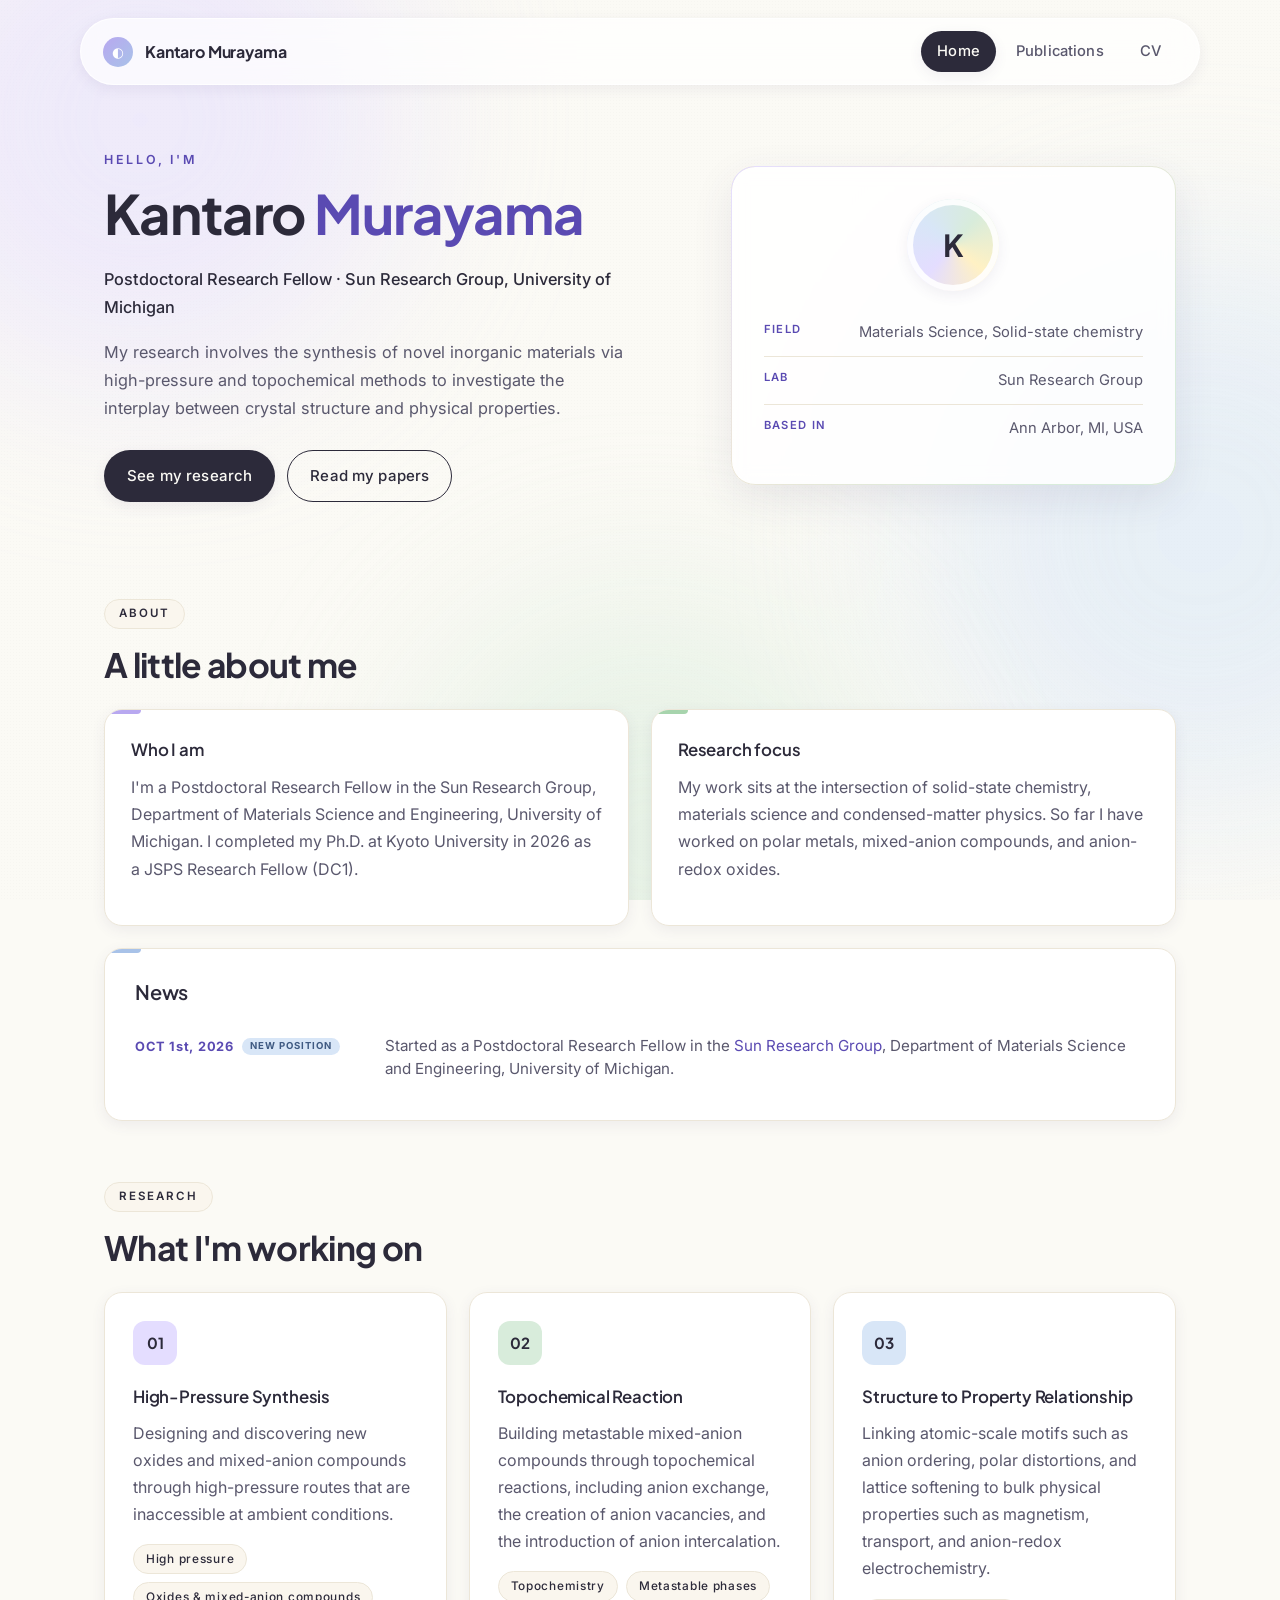
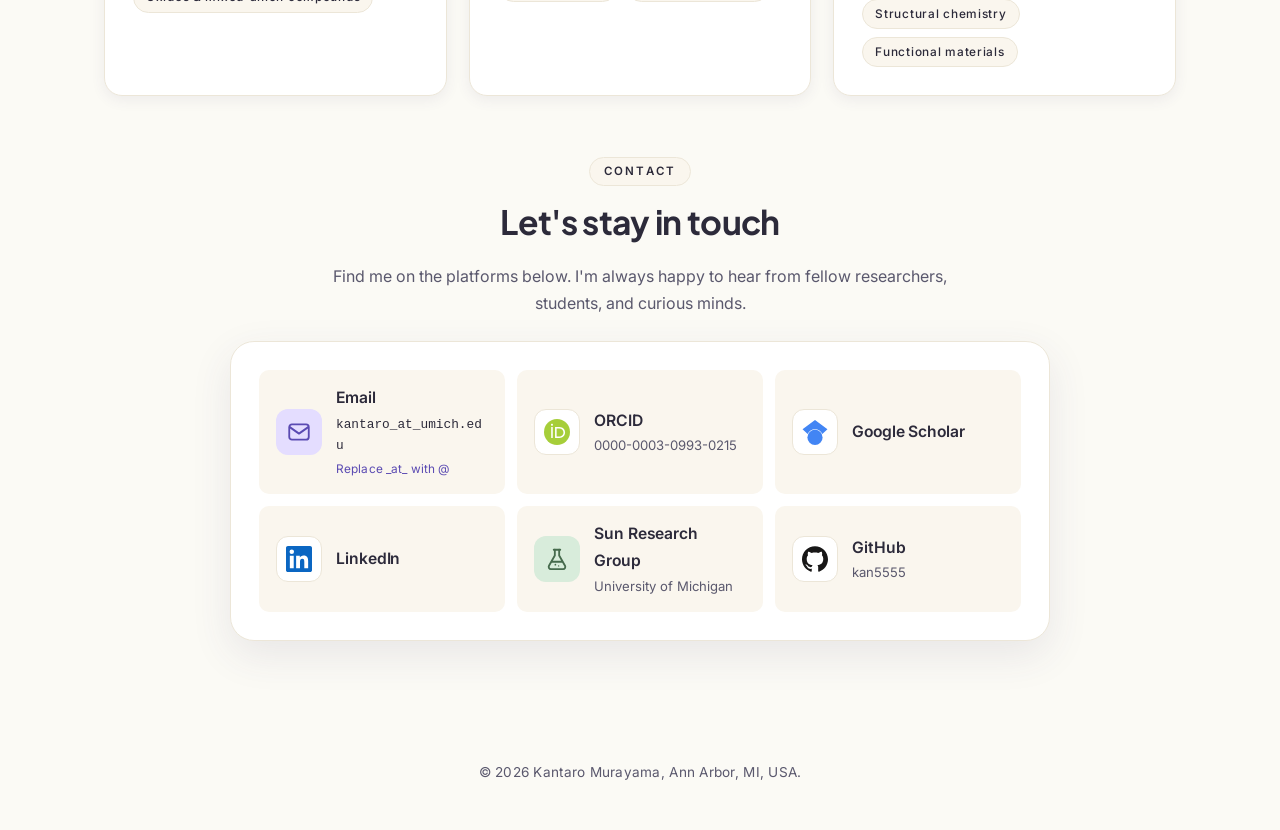
<file: index.html>
<!DOCTYPE html>
<html lang="en">
<head>
  <meta charset="UTF-8" />
  <meta name="viewport" content="width=device-width, initial-scale=1.0" />
  <meta name="description" content="Personal homepage of Kantaro Murayama, postdoctoral research fellow in materials science and solid-state chemistry." />
  <title>Kantaro Murayama</title>
  <link rel="stylesheet" href="styles.css" />
  <link rel="preconnect" href="https://fonts.googleapis.com" />
  <link rel="preconnect" href="https://fonts.gstatic.com" crossorigin />
  <link href="https://fonts.googleapis.com/css2?family=Inter:wght@400;500;600;700&family=Plus+Jakarta+Sans:wght@500;600;700;800&display=swap" rel="stylesheet" />
</head>
<body>
  <div class="bg-decor">
    <span class="blob blob-1"></span>
    <span class="blob blob-2"></span>
    <span class="blob blob-3"></span>
  </div>

  <header class="site-header">
    <a href="index.html" class="brand">
      <span class="brand-icon">◐</span>
      <span class="brand-name">Kantaro Murayama</span>
    </a>
    <nav class="site-nav">
      <a href="index.html" class="active">Home</a>
      <a href="publications.html">Publications</a>
      <a href="cv.html">CV</a>
    </nav>
    <button class="nav-toggle" aria-label="Toggle navigation">☰</button>
  </header>

  <main>
    <!-- HERO -->
    <section class="hero">
      <div class="hero-text">
        <p class="hello">Hello, I'm</p>
        <h1>Kantaro <em>Murayama</em></h1>
        <p class="tagline">Postdoctoral Research Fellow · Sun Research Group, University of Michigan</p>
        <p class="hero-desc">
          My research involves the synthesis of novel inorganic materials via
          high-pressure and topochemical methods to investigate the interplay
          between crystal structure and physical properties.
        </p>
        <div class="hero-actions">
          <a href="#research" class="btn btn-primary">See my research</a>
          <a href="publications.html" class="btn btn-outline">Read my papers</a>
        </div>
      </div>
      <div class="hero-card">
        <div class="avatar">
          <span>K</span>
        </div>
        <ul class="hero-meta">
          <li><span class="label">Field</span><span>Materials Science, Solid-state chemistry</span></li>
          <li><span class="label">Lab</span><span>Sun Research Group</span></li>
          <li><span class="label">Based in</span><span>Ann Arbor, MI, USA</span></li>
        </ul>
      </div>
    </section>

    <!-- ABOUT -->
    <section id="about" class="section">
      <div class="section-header">
        <span class="section-tag">About</span>
        <h2>A little about me</h2>
      </div>
      <div class="about-grid">
        <div class="card">
          <h3>Who I am</h3>
          <p>
            I'm a Postdoctoral Research Fellow in the Sun Research Group, Department of
            Materials Science and Engineering, University of Michigan. I completed my
            Ph.D. at Kyoto University in 2026 as a JSPS Research Fellow (DC1).
          </p>
        </div>
        <div class="card">
          <h3>Research focus</h3>
          <p>
            My work sits at the intersection of solid-state chemistry,
            materials science and condensed-matter physics. So far I have
            worked on polar metals, mixed-anion compounds, and anion-redox oxides.
          </p>
        </div>
        <div class="card news-card">
          <h3>News</h3>
          <ul class="news-list" id="news-list">
            <li class="news-loading">Loading latest publications…</li>
          </ul>
        </div>
      </div>
    </section>

    <!-- RESEARCH -->
    <section id="research" class="section">
      <div class="section-header">
        <span class="section-tag">Research</span>
        <h2>What I'm working on</h2>
      </div>
      <div class="research-grid">
        <article class="research-card">
          <div class="research-icon">01</div>
          <h3>High-Pressure Synthesis</h3>
          <p>
            Designing and discovering new oxides and mixed-anion compounds
            through high-pressure routes that are inaccessible at ambient
            conditions.
          </p>
          <div class="tags">
            <span class="tag">High pressure</span>
            <span class="tag">Oxides &amp; mixed-anion compounds</span>
          </div>
        </article>
        <article class="research-card">
          <div class="research-icon">02</div>
          <h3>Topochemical Reaction</h3>
          <p>
            Building metastable mixed-anion compounds through topochemical
            reactions, including anion exchange, the creation of anion vacancies,
            and the introduction of anion intercalation.
          </p>
          <div class="tags">
            <span class="tag">Topochemistry</span>
            <span class="tag">Metastable phases</span>
          </div>
        </article>
        <article class="research-card">
          <div class="research-icon">03</div>
          <h3>Structure to Property Relationship</h3>
          <p>
            Linking atomic-scale motifs such as anion ordering, polar distortions,
            and lattice softening to bulk physical properties such as magnetism,
            transport, and anion-redox electrochemistry.
          </p>
          <div class="tags">
            <span class="tag">Structural chemistry</span>
            <span class="tag">Functional materials</span>
          </div>
        </article>
      </div>
    </section>

    <!-- CONTACT -->
    <section id="contact" class="section contact">
      <div class="section-header center">
        <span class="section-tag">Contact</span>
        <h2>Let's stay in touch</h2>
        <p class="section-sub">
          Find me on the platforms below. I'm always happy to hear from fellow
          researchers, students, and curious minds.
        </p>
      </div>
      <div class="contact-card">

        <!-- Email (plain text, no mailto, with anti-scrape note) -->
        <div class="contact-link contact-static" aria-label="Email address">
          <span class="contact-icon contact-icon-mail">
            <svg viewBox="0 0 24 24" fill="none" stroke="currentColor" stroke-width="1.7" stroke-linecap="round" stroke-linejoin="round" aria-hidden="true">
              <rect x="3" y="5" width="18" height="14" rx="2.5"/>
              <path d="M3.5 7.5l8.5 6 8.5-6"/>
            </svg>
          </span>
          <span class="contact-text">
            <strong>Email</strong>
            <small class="contact-addr">kantaro_at_umich.edu</small>
            <small class="contact-note">Replace _at_ with @</small>
          </span>
        </div>

        <!-- ORCID (official logo) -->
        <a class="contact-link" href="https://orcid.org/0000-0003-0993-0215" target="_blank" rel="noopener" aria-label="ORCID profile">
          <span class="contact-icon">
            <svg viewBox="0 0 256 256" xmlns="http://www.w3.org/2000/svg" aria-hidden="true">
              <circle cx="128" cy="128" r="128" fill="#A6CE39"/>
              <path fill="#fff" d="M86.3 186.2H70.9V79.1h15.4v107.1zM78.6 66.9c-5.6 0-10.1-4.6-10.1-10.1 0-5.6 4.5-10.1 10.1-10.1s10.1 4.6 10.1 10.1c0 5.5-4.5 10.1-10.1 10.1zm30.3 12.2h41.6c39.6 0 57 28.3 57 53.6 0 27.5-21.5 53.6-56.8 53.6h-41.8V79.1zm15.4 93.3h24.5c34.9 0 42.9-26.5 42.9-39.7 0-21.5-13.7-39.7-43.7-39.7h-23.7v79.4z"/>
            </svg>
          </span>
          <span class="contact-text">
            <strong>ORCID</strong>
            <small>0000-0003-0993-0215</small>
          </span>
        </a>

        <!-- Google Scholar (official mortarboard) -->
        <a class="contact-link" href="https://scholar.google.com/citations?user=OPHYNPsAAAAJ&hl=en" target="_blank" rel="noopener" aria-label="Google Scholar profile">
          <span class="contact-icon">
            <svg viewBox="0 0 24 24" xmlns="http://www.w3.org/2000/svg" aria-hidden="true">
              <path fill="#4285F4" d="M5.242 13.769L0.5 9.5 12 1l11.5 8.5-4.742 4.269C17.548 11.249 14.978 9.5 12 9.5c-2.977 0-5.548 1.748-6.758 4.269z"/>
              <path fill="#4285F4" d="M12 10a7 7 0 1 0 0 14 7 7 0 0 0 0-14z"/>
            </svg>
          </span>
          <span class="contact-text">
            <strong>Google Scholar</strong>
          </span>
        </a>

        <!-- LinkedIn (official logo) -->
        <a class="contact-link" href="https://jp.linkedin.com/in/kantaro-murayama" target="_blank" rel="noopener" aria-label="LinkedIn profile">
          <span class="contact-icon">
            <svg viewBox="0 0 24 24" xmlns="http://www.w3.org/2000/svg" aria-hidden="true">
              <path fill="#0A66C2" d="M20.447 20.452h-3.554v-5.569c0-1.328-.027-3.037-1.852-3.037-1.853 0-2.136 1.445-2.136 2.939v5.667H9.351V9h3.414v1.561h.046c.477-.9 1.637-1.85 3.37-1.85 3.601 0 4.267 2.37 4.267 5.455v6.286zM5.337 7.433a2.062 2.062 0 1 1 0-4.125 2.062 2.062 0 0 1 0 4.125zM7.119 20.452H3.555V9h3.564v11.452zM22.225 0H1.771C.792 0 0 .774 0 1.729v20.542C0 23.227.792 24 1.771 24h20.451C23.2 24 24 23.227 24 22.271V1.729C24 .774 23.2 0 22.222 0h.003z"/>
            </svg>
          </span>
          <span class="contact-text">
            <strong>LinkedIn</strong>
          </span>
        </a>

        <!-- Sun Research Group (current lab) -->
        <a class="contact-link" href="https://whsunresearch.group/" target="_blank" rel="noopener" aria-label="Sun Research Group homepage">
          <span class="contact-icon contact-icon-lab">
            <svg viewBox="0 0 24 24" fill="none" stroke="currentColor" stroke-width="1.7" stroke-linecap="round" stroke-linejoin="round" aria-hidden="true">
              <path d="M9 3.5h6"/>
              <path d="M10 3.5v5.2L4.6 18.3a2 2 0 0 0 1.7 3h11.4a2 2 0 0 0 1.7-3L14 8.7V3.5"/>
              <path d="M7.2 14.5h9.6"/>
              <circle cx="10.5" cy="17.2" r="0.8" fill="currentColor" stroke="none"/>
              <circle cx="13.5" cy="18.4" r="0.6" fill="currentColor" stroke="none"/>
            </svg>
          </span>
          <span class="contact-text">
            <strong>Sun Research Group</strong>
            <small>University of Michigan</small>
          </span>
        </a>

        <!-- GitHub (official octocat) -->
        <a class="contact-link" href="https://github.com/kan5555" target="_blank" rel="noopener" aria-label="GitHub profile">
          <span class="contact-icon">
            <svg viewBox="0 0 24 24" xmlns="http://www.w3.org/2000/svg" aria-hidden="true">
              <path fill="#181717" d="M12 .297c-6.63 0-12 5.373-12 12 0 5.303 3.438 9.8 8.205 11.385.6.113.82-.258.82-.577 0-.285-.01-1.04-.015-2.04-3.338.724-4.042-1.61-4.042-1.61C4.422 18.07 3.633 17.7 3.633 17.7c-1.087-.744.084-.729.084-.729 1.205.084 1.838 1.236 1.838 1.236 1.07 1.835 2.809 1.305 3.495.998.108-.776.417-1.305.76-1.605-2.665-.3-5.466-1.332-5.466-5.93 0-1.31.465-2.38 1.235-3.22-.135-.303-.54-1.523.105-3.176 0 0 1.005-.322 3.3 1.23.96-.267 1.98-.399 3-.405 1.02.006 2.04.138 3 .405 2.28-1.552 3.285-1.23 3.285-1.23.645 1.653.24 2.873.12 3.176.765.84 1.23 1.91 1.23 3.22 0 4.61-2.805 5.625-5.475 5.92.42.36.81 1.096.81 2.22 0 1.606-.015 2.896-.015 3.286 0 .315.21.69.825.57C20.565 22.092 24 17.592 24 12.297c0-6.627-5.373-12-12-12"/>
            </svg>
          </span>
          <span class="contact-text">
            <strong>GitHub</strong>
            <small>kan5555</small>
          </span>
        </a>

      </div>
    </section>
  </main>

  <footer class="site-footer">
    <p>© <span id="year"></span> Kantaro Murayama, Ann Arbor, MI, USA.</p>
  </footer>

  <script src="script.js"></script>
</body>
</html>
</file>
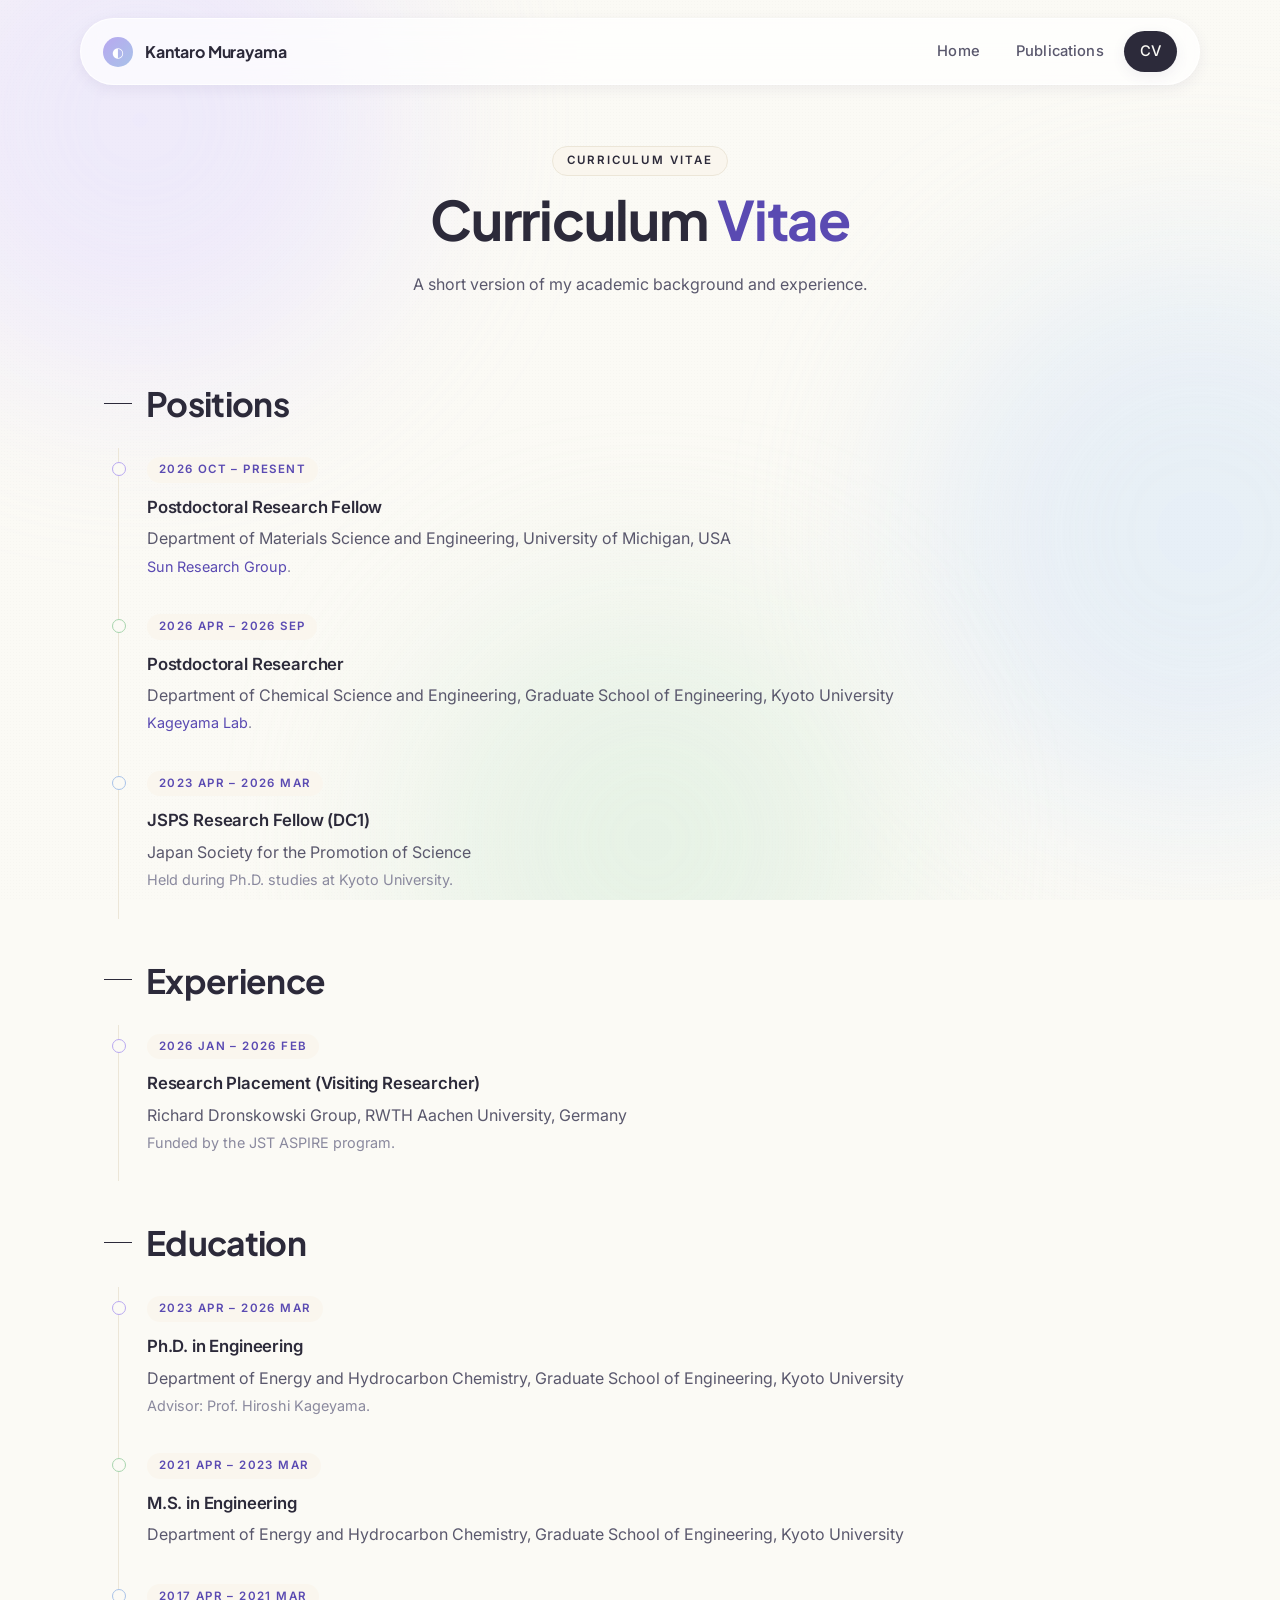
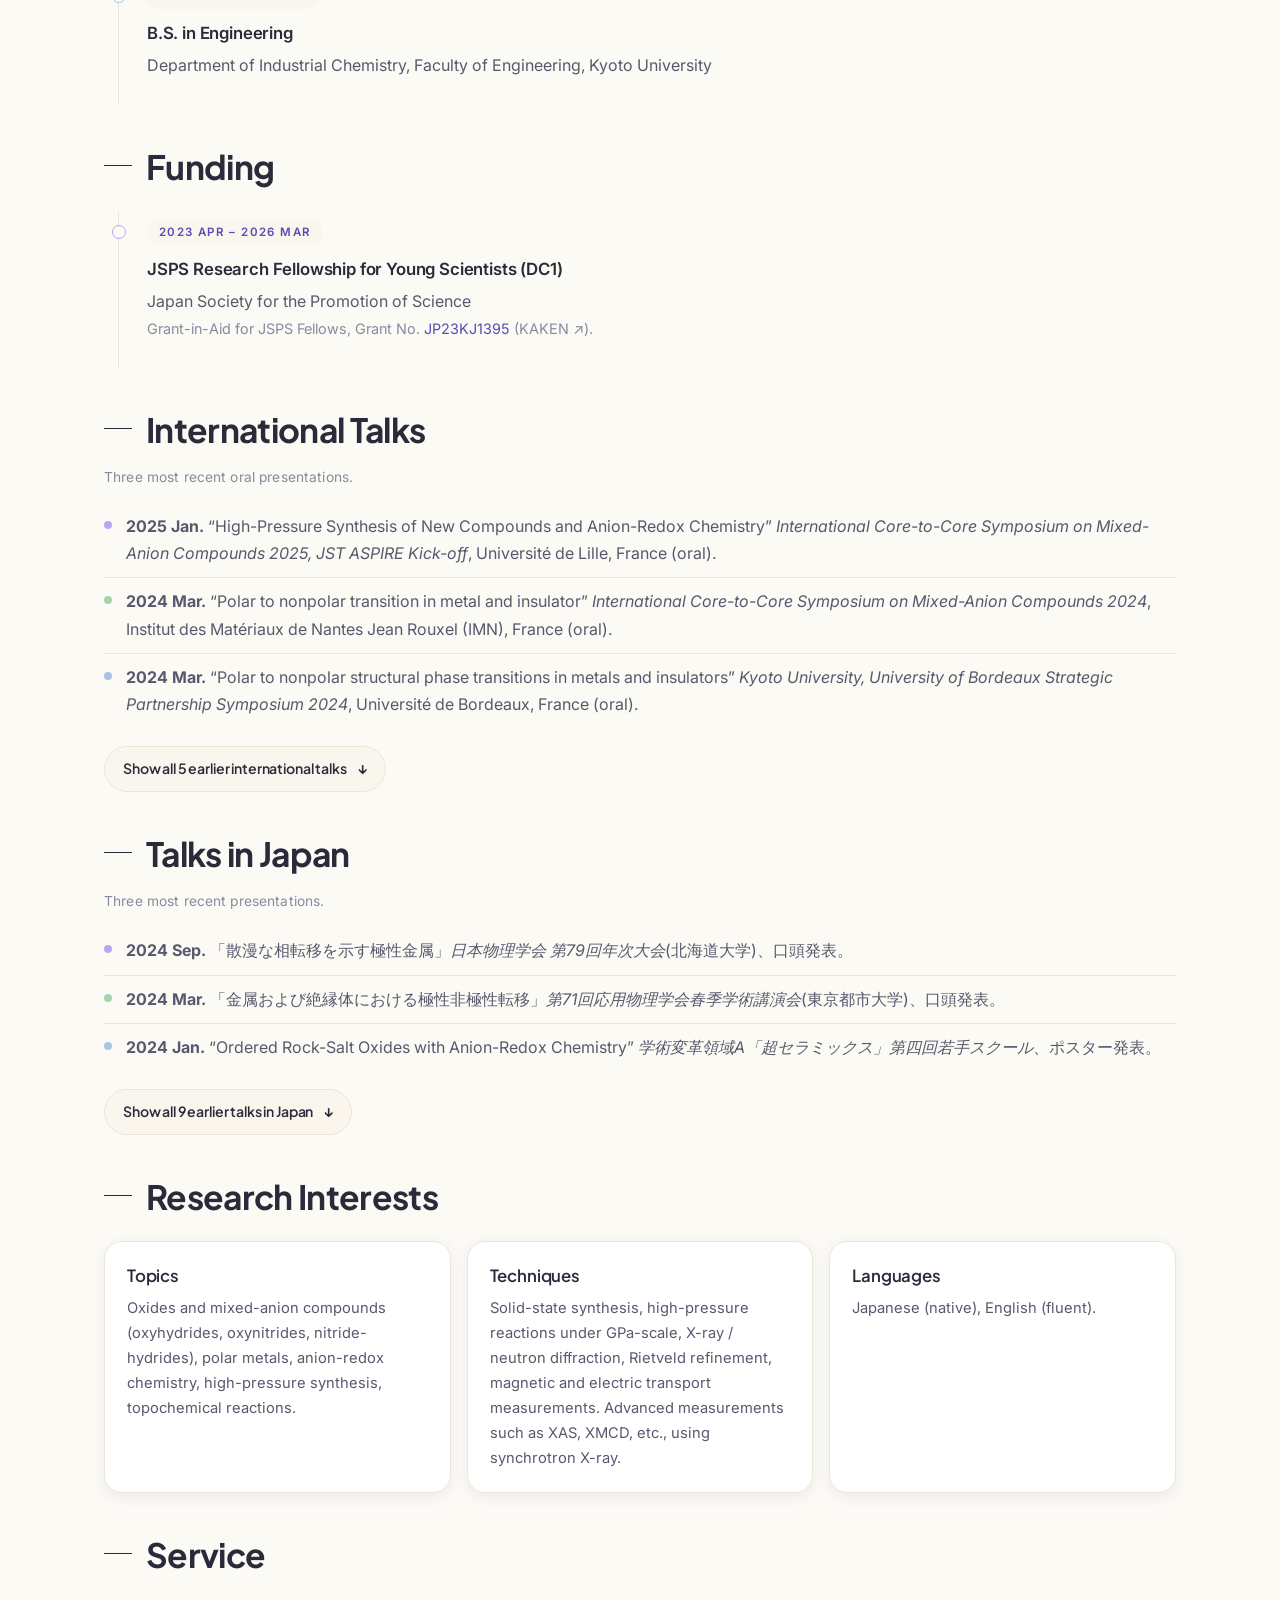
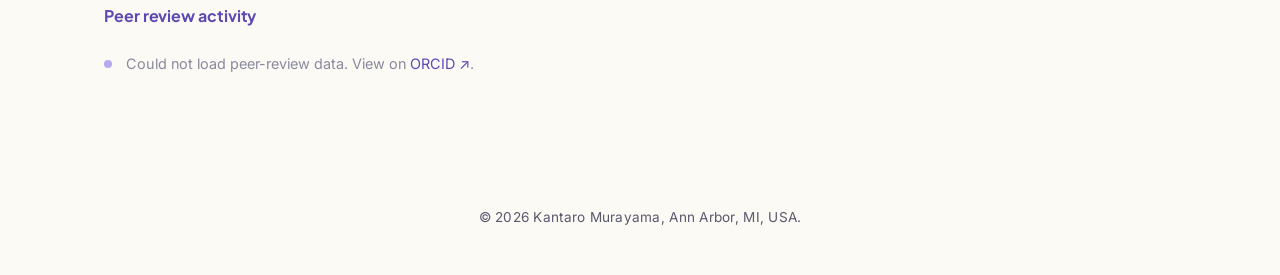
<file: cv.html>
<!DOCTYPE html>
<html lang="en">
<head>
  <meta charset="UTF-8" />
  <meta name="viewport" content="width=device-width, initial-scale=1.0" />
  <title>CV · Kantaro Murayama</title>
  <link rel="stylesheet" href="styles.css" />
  <link rel="preconnect" href="https://fonts.googleapis.com" />
  <link rel="preconnect" href="https://fonts.gstatic.com" crossorigin />
  <link href="https://fonts.googleapis.com/css2?family=Inter:wght@400;500;600;700&family=Plus+Jakarta+Sans:wght@500;600;700;800&display=swap" rel="stylesheet" />
</head>
<body>
  <div class="bg-decor">
    <span class="blob blob-1"></span>
    <span class="blob blob-2"></span>
    <span class="blob blob-3"></span>
  </div>

  <header class="site-header">
    <a href="index.html" class="brand">
      <span class="brand-icon">◐</span>
      <span class="brand-name">Kantaro Murayama</span>
    </a>
    <nav class="site-nav">
      <a href="index.html">Home</a>
      <a href="publications.html">Publications</a>
      <a href="cv.html" class="active">CV</a>
    </nav>
    <button class="nav-toggle" aria-label="Toggle navigation">☰</button>
  </header>

  <main>
    <section class="page-hero">
      <span class="section-tag">Curriculum Vitae</span>
      <h1>Curriculum <em>Vitae</em></h1>
      <p class="section-sub">
        A short version of my academic background and experience.
      </p>
    </section>

    <section class="section cv">
      <!-- POSITIONS -->
      <div class="cv-block">
        <h2>Positions</h2>
        <ul class="timeline">
          <li>
            <span class="time">2026 Oct – Present</span>
            <div>
              <h3>Postdoctoral Research Fellow</h3>
              <p>Department of Materials Science and Engineering, University of Michigan, USA</p>
              <p class="muted"><a href="https://whsunresearch.group/" target="_blank" rel="noopener">Sun Research Group</a>.</p>
            </div>
          </li>
          <li>
            <span class="time">2026 Apr – 2026 Sep</span>
            <div>
              <h3>Postdoctoral Researcher</h3>
              <p>Department of Chemical Science and Engineering, Graduate School of Engineering, Kyoto University</p>
              <p class="muted"><a href="https://www.ehcc.kyoto-u.ac.jp/eh10" target="_blank" rel="noopener">Kageyama Lab</a>.</p>
            </div>
          </li>
          <li>
            <span class="time">2023 Apr – 2026 Mar</span>
            <div>
              <h3>JSPS Research Fellow (DC1)</h3>
              <p>Japan Society for the Promotion of Science</p>
              <p class="muted">Held during Ph.D. studies at Kyoto University.</p>
            </div>
          </li>
        </ul>
      </div>

      <!-- EXPERIENCE -->
      <div class="cv-block">
        <h2>Experience</h2>
        <ul class="timeline">
          <li>
            <span class="time">2026 Jan – 2026 Feb</span>
            <div>
              <h3>Research Placement (Visiting Researcher)</h3>
              <p>Richard Dronskowski Group, RWTH Aachen University, Germany</p>
              <p class="muted">Funded by the JST ASPIRE program.</p>
            </div>
          </li>
        </ul>
      </div>

      <!-- EDUCATION -->
      <div class="cv-block">
        <h2>Education</h2>
        <ul class="timeline">
          <li>
            <span class="time">2023 Apr – 2026 Mar</span>
            <div>
              <h3>Ph.D. in Engineering</h3>
              <p>Department of Energy and Hydrocarbon Chemistry, Graduate School of Engineering, Kyoto University</p>
              <p class="muted">Advisor: Prof. Hiroshi Kageyama.</p>
            </div>
          </li>
          <li>
            <span class="time">2021 Apr – 2023 Mar</span>
            <div>
              <h3>M.S. in Engineering</h3>
              <p>Department of Energy and Hydrocarbon Chemistry, Graduate School of Engineering, Kyoto University</p>
            </div>
          </li>
          <li>
            <span class="time">2017 Apr – 2021 Mar</span>
            <div>
              <h3>B.S. in Engineering</h3>
              <p>Department of Industrial Chemistry, Faculty of Engineering, Kyoto University</p>
            </div>
          </li>
        </ul>
      </div>

      <!-- FUNDING -->
      <div class="cv-block">
        <h2>Funding</h2>
        <ul class="timeline">
          <li>
            <span class="time">2023 Apr – 2026 Mar</span>
            <div>
              <h3>JSPS Research Fellowship for Young Scientists (DC1)</h3>
              <p>Japan Society for the Promotion of Science</p>
              <p class="muted">Grant-in-Aid for JSPS Fellows, Grant No. <a href="https://kaken.nii.ac.jp/en/grant/KAKENHI-PROJECT-23KJ1395/" target="_blank" rel="noopener">JP23KJ1395</a> (KAKEN ↗).</p>
            </div>
          </li>
        </ul>
      </div>

      <!-- INTERNATIONAL TALKS -->
      <div class="cv-block">
        <h2>International Talks</h2>
        <p class="cv-note">Three most recent oral presentations.</p>
        <ul class="bullet-list">
          <li><strong>2025 Jan.</strong> “High-Pressure Synthesis of New Compounds and Anion-Redox Chemistry” <em>International Core-to-Core Symposium on Mixed-Anion Compounds 2025, JST ASPIRE Kick-off</em>, Université de Lille, France (oral).</li>
          <li><strong>2024 Mar.</strong> “Polar to nonpolar transition in metal and insulator” <em>International Core-to-Core Symposium on Mixed-Anion Compounds 2024</em>, Institut des Matériaux de Nantes Jean Rouxel (IMN), France (oral).</li>
          <li><strong>2024 Mar.</strong> “Polar to nonpolar structural phase transitions in metals and insulators” <em>Kyoto University, University of Bordeaux Strategic Partnership Symposium 2024</em>, Université de Bordeaux, France (oral).</li>
        </ul>
        <details class="collapse">
          <summary>Show all 5 earlier international talks</summary>
          <ul class="bullet-list collapse-content">
            <li><strong>2025 Dec.</strong> “Lattice softening and spatiotemporal dynamics in a polar metal LiReO<sub>3</sub>” <em>2nd International Symposium on Solid-State Chemistry (ISSSC2025)</em>, Matsue (poster).</li>
            <li><strong>2023 Mar.</strong> “Chemical Pressure Effects on 15R-SrVO<sub>2.2</sub>N<sub>0.6</sub> with Anion-Vacancy Order” <em>International Collaboration Meeting on Mixed-Anion Compounds</em>, University of Oxford, UK (poster).</li>
            <li><strong>2022 Aug.</strong> “Effects of chemical pressure on the two-dimensional structural 15R-SrVO<sub>2.2</sub>N<sub>0.6</sub> with anion-vacancy sequence” <em>IUMRS-ICMRS 2022</em>, Kyushu University, Fukuoka (oral).</li>
            <li><strong>2022 Jan.</strong> “Ca-Substitution Effects on the Structural Stability and Physical Properties of 15R-SrVO<sub>2.2</sub>N<sub>0.6</sub>” <em>International Core-to-Core Conference on Mixed Anion Research for Energy Conversion</em>, Kyoto (poster).</li>
            <li><strong>2021 Dec.</strong> “Ca substitution effect in the two-dimensional electron system SrVO<sub>2.2</sub>N<sub>0.6</sub> with superlattices of anion vacancy” <em>International Conference on Mixed Anion Compounds</em>, Kobe (poster).</li>
          </ul>
        </details>
      </div>

      <!-- TALKS IN JAPAN -->
      <div class="cv-block">
        <h2>Talks in Japan</h2>
        <p class="cv-note">Three most recent presentations.</p>
        <ul class="bullet-list">
          <li><strong>2024 Sep.</strong> 「散漫な相転移を示す極性金属」<em>日本物理学会 第79回年次大会</em>(北海道大学)、口頭発表。</li>
          <li><strong>2024 Mar.</strong> 「金属および絶縁体における極性非極性転移」<em>第71回応用物理学会春季学術講演会</em>(東京都市大学)、口頭発表。</li>
          <li><strong>2024 Jan.</strong> “Ordered Rock-Salt Oxides with Anion-Redox Chemistry” <em>学術変革領域A「超セラミックス」第四回若手スクール</em>、ポスター発表。</li>
        </ul>
        <details class="collapse">
          <summary>Show all 9 earlier talks in Japan</summary>
          <ul class="bullet-list collapse-content">
            <li><strong>2024 Jan.</strong> 「金属と絶縁体における極性非極性転移」<em>第6回固体化学フォーラム研究会</em>、ポスター発表。</li>
            <li><strong>2023 Aug.</strong> “Ordered Rock-Salt Oxides with Anion-Redox Chemistry” <em>学術変革領域A「超セラミックス」第三回若手スクール</em>(東北大学)、ポスター発表。</li>
            <li><strong>2023 Jul.</strong> “Ordered Rock-Salt Oxide Polymorphs with Anion Redox Chemistry” <em>田中研・陰山研・太田研共同研究 研究会</em>(大阪大学)、口頭発表。</li>
            <li><strong>2023 Apr.</strong> “Ordered Rock-Salt Oxides with Anion-Redox Chemistry” <em>学術変革領域A「超セラミックス」第二回若手スクール</em>(九州大学)、ポスター発表。</li>
            <li><strong>2022 Sep.</strong> 「アニオン欠損秩序を持つ二次元構造15R-SrVO<sub>2.2</sub>N<sub>0.6</sub>に対する化学圧力の影響」<em>第83回応用物理学会秋季学術講演会</em>(東北大学)、口頭発表。</li>
            <li><strong>2022 Mar.</strong> 「アニオン空孔秩序を有する15R-SrVO<sub>2.2</sub>N<sub>0.6</sub>の構造および物性に及ぼす化学圧力の影響」<em>複合アニオン化合物の創生と新機能 最終発表会</em>、ポスター発表。</li>
            <li><strong>2022 Mar.</strong> 「極性金属と極性絶縁体の間における固溶体合成」<em>日本セラミックス協会 2022年年会</em>、口頭発表。</li>
            <li><strong>2021 Nov.</strong> 「極性金属における金属絶縁体クロスオーバー」<em>第3回界面ナノ科学研究会</em>、口頭発表。</li>
            <li><strong>2021 Sep.</strong> 「酸窒化物SrVO<sub>2.2</sub>N<sub>0.6</sub>に対するAサイトドープの影響」<em>第82回応用物理学会秋季学術講演会</em>、口頭発表。</li>
          </ul>
        </details>
      </div>

      <!-- RESEARCH INTERESTS -->
      <div class="cv-block">
        <h2>Research Interests</h2>
        <div class="skills-grid">
          <div class="skill-card">
            <h3>Topics</h3>
            <p>Oxides and mixed-anion compounds (oxyhydrides, oxynitrides, nitride-hydrides), polar metals, anion-redox chemistry, high-pressure synthesis, topochemical reactions.</p>
          </div>
          <div class="skill-card">
            <h3>Techniques</h3>
            <p>Solid-state synthesis, high-pressure reactions under GPa-scale, X-ray / neutron diffraction, Rietveld refinement, magnetic and electric transport measurements. Advanced measurements such as XAS, XMCD, etc., using synchrotron X-ray.</p>
          </div>
          <div class="skill-card">
            <h3>Languages</h3>
            <p>Japanese (native), English (fluent).</p>
          </div>
        </div>
      </div>

      <!-- SERVICE -->
      <div class="cv-block">
        <h2>Service</h2>
        <h3 class="cv-subheading">Peer review activity</h3>
        <ul class="bullet-list" id="service-list">
          <li class="muted">Loading…</li>
        </ul>
      </div>
    </section>
  </main>

  <footer class="site-footer">
    <p>© <span id="year"></span> Kantaro Murayama, Ann Arbor, MI, USA.</p>
  </footer>

  <script src="script.js"></script>
</body>
</html>
</file>
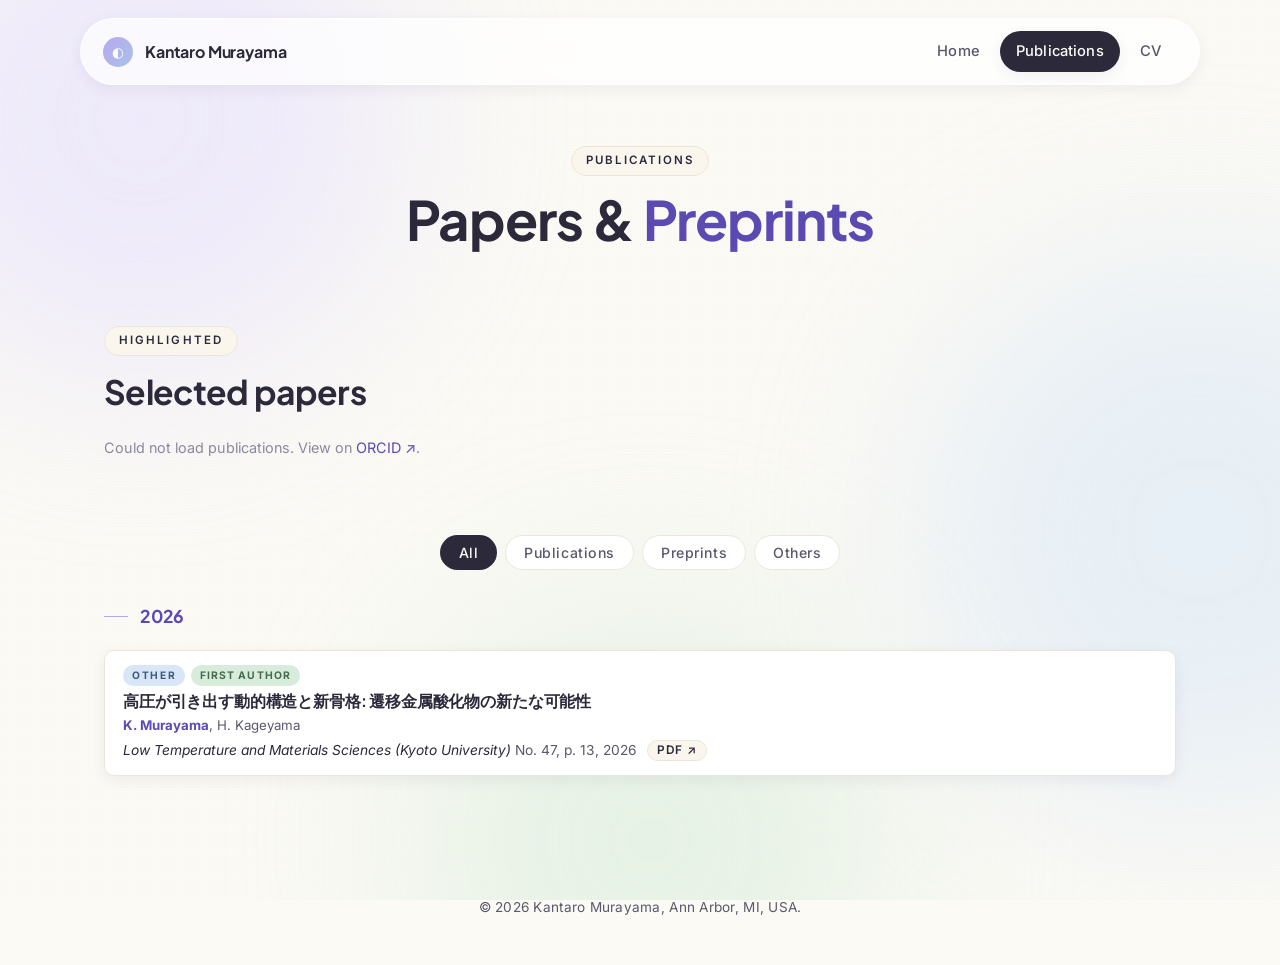
<file: publications.html>
<!DOCTYPE html>
<html lang="en">
<head>
  <meta charset="UTF-8" />
  <meta name="viewport" content="width=device-width, initial-scale=1.0" />
  <title>Publications · Kantaro Murayama</title>
  <link rel="stylesheet" href="styles.css" />
  <link rel="preconnect" href="https://fonts.googleapis.com" />
  <link rel="preconnect" href="https://fonts.gstatic.com" crossorigin />
  <link href="https://fonts.googleapis.com/css2?family=Inter:wght@400;500;600;700&family=Plus+Jakarta+Sans:wght@500;600;700;800&display=swap" rel="stylesheet" />
</head>
<body>
  <div class="bg-decor">
    <span class="blob blob-1"></span>
    <span class="blob blob-2"></span>
    <span class="blob blob-3"></span>
  </div>

  <header class="site-header">
    <a href="index.html" class="brand">
      <span class="brand-icon">◐</span>
      <span class="brand-name">Kantaro Murayama</span>
    </a>
    <nav class="site-nav">
      <a href="index.html">Home</a>
      <a href="publications.html" class="active">Publications</a>
      <a href="cv.html">CV</a>
    </nav>
    <button class="nav-toggle" aria-label="Toggle navigation">☰</button>
  </header>

  <main>
    <section class="page-hero">
      <span class="section-tag">Publications</span>
      <h1>Papers &amp; <em>Preprints</em></h1>
    </section>

    <!-- Selected papers (top picks) -->
    <section class="section featured-section">
      <div class="section-header">
        <span class="section-tag">Highlighted</span>
        <h2>Selected papers</h2>
      </div>
      <div class="featured-grid" id="featured-pubs">
        <p class="muted">Loading…</p>
      </div>
    </section>

    <!-- Filter buttons + full archive -->
    <section class="section">
      <div class="filter-bar">
        <button class="chip active" data-filter="all">All</button>
        <button class="chip" data-filter="publications">Publications</button>
        <button class="chip" data-filter="preprints">Preprints</button>
        <button class="chip" data-filter="others">Others</button>
      </div>
      <div id="pubs">
        <p class="muted">Loading…</p>
      </div>
    </section>
  </main>

  <footer class="site-footer">
    <p>© <span id="year"></span> Kantaro Murayama, Ann Arbor, MI, USA.</p>
  </footer>

  <script src="script.js"></script>
</body>
</html>
</file>
<file: styles.css>
/* =========================================================
   Pastel Researcher — stylish edition
   Lilac · Sage Mint · Sky · Butter on a soft cream canvas.
   No pink. Refined typography, clean lines, subtle motifs.
   ========================================================= */

:root {
  /* Palette ------------------------------------------------ */
  --lilac:        #e4ddff;
  --lilac-deep:   #b8a8f0;
  --lilac-ink:    #5a4ab2;

  --sage:         #d8ecdb;
  --sage-deep:    #a7d4ad;
  --sage-ink:     #466b4d;

  --sky:          #d8e6f7;
  --sky-deep:     #a8c2e8;
  --sky-ink:      #3f5a82;

  --butter:       #fff1c4;
  --butter-deep:  #ffd97a;
  --butter-ink:   #8a6a18;

  --cream:        #faf6ee;
  --paper:        #fbfaf5;
  --line:         #ece6d8;

  --ink:          #2c2a3a;
  --ink-soft:     #5a586d;
  --muted:        #8a899e;

  --shadow:       0 14px 40px rgba(72, 60, 110, 0.10);
  --shadow-soft:  0 4px 14px rgba(72, 60, 110, 0.08);

  --radius:       18px;
  --radius-sm:    10px;
  --radius-lg:    24px;

  --max-w:        1120px;

  /* Typography --------------------------------------------- */
  --font-display: "Plus Jakarta Sans", "Hiragino Sans", "Yu Gothic",
                  system-ui, -apple-system, sans-serif;
  --font-sans:    "Inter", "Hiragino Sans", "Yu Gothic", system-ui,
                  -apple-system, sans-serif;
}

* { box-sizing: border-box; }

html { scroll-behavior: smooth; }

body {
  margin: 0;
  font-family: var(--font-sans);
  font-size: 16px;
  line-height: 1.7;
  color: var(--ink);
  background: var(--paper);
  -webkit-font-smoothing: antialiased;
  overflow-x: hidden;
}

img { max-width: 100%; display: block; }

a {
  color: var(--lilac-ink);
  text-decoration: none;
  transition: color 0.18s ease;
}
a:hover { color: var(--ink); }

/* Headings: Plus Jakarta Sans — friendly, clean, very readable */
h1, h2, h3 {
  font-family: var(--font-display);
  color: var(--ink);
  letter-spacing: -0.02em;
}
h1 { font-size: clamp(2.4rem, 5.4vw, 3.4rem); font-weight: 700; margin: 0 0 0.4em; line-height: 1.1; }
h2 { font-size: clamp(1.6rem, 3vw, 2.1rem); font-weight: 700; margin: 0 0 0.6em; line-height: 1.25; }
h3 {
  font-family: var(--font-display);
  font-size: 1.05rem;
  font-weight: 600;
  letter-spacing: -0.01em;
  margin: 0 0 0.4em;
}

p  { margin: 0 0 1em; color: var(--ink-soft); }

/* ---------- Background motifs ---------- */
.bg-decor {
  position: fixed;
  inset: 0;
  z-index: -1;
  pointer-events: none;
  overflow: hidden;
}
.blob {
  position: absolute;
  display: block;
  border-radius: 50%;
  filter: blur(90px);
  opacity: 0.55;
}
.blob-1 { width: 520px; height: 520px; top: -140px; left: -120px; background: var(--lilac); }
.blob-2 { width: 560px; height: 560px; top: 28%; right: -200px; background: var(--sky); }
.blob-3 { width: 480px; height: 480px; bottom: -180px; left: 32%; background: var(--sage); }

/* Subtle grain texture for the "stylish editorial" feel */
body::before {
  content: "";
  position: fixed;
  inset: 0;
  pointer-events: none;
  z-index: -1;
  opacity: 0.35;
  background-image: radial-gradient(rgba(60, 50, 90, 0.06) 1px, transparent 1px);
  background-size: 3px 3px;
  mix-blend-mode: multiply;
}

/* ---------- Header / Nav ---------- */
.site-header {
  position: sticky;
  top: 18px;
  z-index: 50;
  margin: 18px auto 0;
  max-width: var(--max-w);
  width: calc(100% - 32px);
  display: flex;
  align-items: center;
  justify-content: space-between;
  padding: 12px 22px;
  background: rgba(255, 255, 255, 0.7);
  backdrop-filter: blur(14px);
  -webkit-backdrop-filter: blur(14px);
  border: 1px solid rgba(255, 255, 255, 0.8);
  border-radius: 999px;
  box-shadow: var(--shadow-soft);
}
.brand {
  display: flex;
  align-items: center;
  gap: 12px;
  font-family: var(--font-display);
  font-weight: 700;
  color: var(--ink);
}
.brand-icon {
  display: inline-grid;
  place-items: center;
  width: 30px; height: 30px;
  border-radius: 50%;
  background: linear-gradient(135deg, var(--lilac-deep), var(--sky-deep));
  color: #fff;
  font-size: 0.85rem;
  letter-spacing: 0;
}
.brand-name {
  font-size: 1rem;
  letter-spacing: -0.01em;
}

.site-nav { display: flex; gap: 4px; }
.site-nav a {
  padding: 8px 16px;
  border-radius: 999px;
  color: var(--ink-soft);
  font-weight: 500;
  font-size: 0.92rem;
  letter-spacing: 0.01em;
  transition: background 0.18s ease, color 0.18s ease;
}
.site-nav a:hover { color: var(--ink); background: var(--cream); }
.site-nav a.active {
  background: var(--ink);
  color: var(--paper);
  box-shadow: var(--shadow-soft);
}

.nav-toggle {
  display: none;
  background: none;
  border: none;
  font-size: 1.4rem;
  color: var(--ink);
  cursor: pointer;
}

/* ---------- Layout ---------- */
main {
  max-width: var(--max-w);
  margin: 0 auto;
  padding: 0 24px;
}

.section { margin: 60px auto; }

.section-header { margin-bottom: 24px; }
.section-header.center { text-align: center; }

.section-tag {
  display: inline-block;
  padding: 4px 14px;
  border-radius: 999px;
  background: var(--cream);
  border: 1px solid var(--line);
  color: var(--ink);
  font-family: var(--font-sans);
  font-size: 0.72rem;
  font-weight: 600;
  letter-spacing: 0.18em;
  text-transform: uppercase;
  margin-bottom: 14px;
}
.section-sub {
  color: var(--ink-soft);
  max-width: 640px;
  margin: 6px auto 0;
}

/* ---------- Hero ---------- */
.hero {
  display: grid;
  grid-template-columns: 1.3fr 1fr;
  gap: 48px;
  align-items: center;
  padding: 64px 0 36px;
}
.hero-text .hello {
  color: var(--lilac-ink);
  font-weight: 600;
  letter-spacing: 0.22em;
  text-transform: uppercase;
  font-size: 0.78rem;
  margin: 0 0 14px;
}
.hero-text h1 em {
  font-style: normal;
  color: var(--lilac-ink);
}
.tagline {
  font-size: 1.02rem;
  font-weight: 500;
  color: var(--ink);
  margin: 4px 0 18px;
}
.hero-desc {
  color: var(--ink-soft);
  max-width: 520px;
  font-size: 1.02rem;
}
.hero-actions {
  display: flex;
  flex-wrap: wrap;
  gap: 12px;
  margin-top: 28px;
}

.btn {
  display: inline-flex;
  align-items: center;
  gap: 8px;
  padding: 12px 22px;
  border-radius: 999px;
  font-family: var(--font-sans);
  font-weight: 500;
  font-size: 0.94rem;
  letter-spacing: 0.01em;
  transition: transform 0.15s ease, box-shadow 0.2s ease, background 0.2s ease, color 0.2s ease;
  cursor: pointer;
  border: 1px solid transparent;
}
.btn-primary {
  background: var(--ink);
  color: var(--paper);
  box-shadow: var(--shadow-soft);
}
.btn-primary:hover { color: var(--paper); transform: translateY(-2px); box-shadow: var(--shadow); }
.btn-outline {
  background: transparent;
  color: var(--ink);
  border-color: var(--ink);
}
.btn-outline:hover { background: var(--ink); color: var(--paper); }

/* Hero side card */
.hero-card {
  position: relative;
  background: rgba(255, 255, 255, 0.85);
  border: 1px solid var(--line);
  border-radius: var(--radius-lg);
  padding: 32px;
  box-shadow: var(--shadow);
  backdrop-filter: blur(8px);
}
.hero-card::before {
  content: "";
  position: absolute;
  inset: -1px;
  border-radius: var(--radius-lg);
  padding: 1px;
  background: linear-gradient(135deg, var(--lilac), transparent 40%, var(--sage) 80%);
  -webkit-mask: linear-gradient(#000 0 0) content-box, linear-gradient(#000 0 0);
  -webkit-mask-composite: xor;
          mask-composite: exclude;
  pointer-events: none;
}
.avatar {
  width: 92px; height: 92px;
  border-radius: 50%;
  margin: 0 auto 18px;
  display: grid;
  place-items: center;
  background: conic-gradient(from 220deg, var(--lilac), var(--sky), var(--sage), var(--butter), var(--lilac));
  color: var(--ink);
  font-family: var(--font-display);
  font-weight: 700;
  font-size: 1.9rem;
  letter-spacing: -0.02em;
  box-shadow: inset 0 0 0 6px rgba(255, 255, 255, 0.9), var(--shadow-soft);
}
.hero-meta {
  list-style: none;
  margin: 0;
  padding: 0;
}
.hero-meta li {
  display: flex;
  justify-content: space-between;
  padding: 11px 0;
  border-bottom: 1px solid var(--line);
  font-size: 0.92rem;
  color: var(--ink-soft);
}
.hero-meta li:last-child { border-bottom: none; }
.hero-meta .label {
  font-family: var(--font-sans);
  font-weight: 600;
  letter-spacing: 0.12em;
  text-transform: uppercase;
  font-size: 0.7rem;
  color: var(--lilac-ink);
}

/* ---------- About cards ---------- */
.about-grid {
  display: grid;
  grid-template-columns: repeat(2, 1fr);
  gap: 22px;
}
.card {
  position: relative;
  background: #fff;
  border: 1px solid var(--line);
  border-radius: var(--radius);
  padding: 26px;
  box-shadow: var(--shadow-soft);
  transition: transform 0.2s ease, box-shadow 0.2s ease;
  overflow: hidden;
}
.card:hover { transform: translateY(-3px); box-shadow: var(--shadow); }
.card::before {
  content: "";
  position: absolute;
  top: 0; left: 0;
  width: 36px; height: 4px;
  background: var(--lilac-deep);
  border-radius: 0 0 4px 4px;
}
.card:nth-child(2)::before { background: var(--sage-deep); }
.card:nth-child(3)::before { background: var(--sky-deep);  }

.card h3 {
  color: var(--ink);
  margin-bottom: 10px;
}
.news-list {
  list-style: none;
  margin: 0;
  padding: 0 8px 0 0;
  font-size: 0.9rem;
  max-height: 260px;          /* ~3 items, then scroll */
  overflow-y: auto;
  scrollbar-width: thin;
  scrollbar-color: var(--lilac-deep) transparent;
}
.news-list::-webkit-scrollbar       { width: 6px; }
.news-list::-webkit-scrollbar-track { background: var(--cream); border-radius: 999px; }
.news-list::-webkit-scrollbar-thumb { background: var(--lilac-deep); border-radius: 999px; }
.news-list li {
  padding: 12px 0;
  border-bottom: 1px solid var(--line);
  color: var(--ink-soft);
  line-height: 1.5;
}
.news-list li:last-child { border-bottom: none; }
.news-list .news-meta {
  display: flex;
  align-items: center;
  gap: 8px;
  margin-bottom: 4px;
  flex-wrap: wrap;
}
.news-list .news-text {
  color: var(--ink-soft);
  font-size: 0.9rem;
}
.news-list .news-text em {
  color: var(--ink);
  font-style: italic;
}

/* News card: full width row under Who I am / Research focus */
.news-card {
  grid-column: 1 / -1;
  padding: 26px 30px;
}
.news-card h3 {
  font-size: 1.25rem;
  margin-bottom: 12px;
}
.news-card .news-list {
  max-height: 300px;
  font-size: 0.95rem;
}
.news-card .news-list li {
  display: grid;
  grid-template-columns: 230px 1fr;
  gap: 20px;
  align-items: baseline;
  padding: 14px 0;
}
.news-card .news-list .news-meta {
  margin-bottom: 0;
}
.news-card .news-list .news-date {
  font-size: 0.8rem;
}
.news-card .news-list .news-text {
  font-size: 0.95rem;
}
@media (max-width: 640px) {
  .news-card { padding: 22px 20px; }
  .news-card .news-list li { display: block; }
  .news-card .news-list .news-meta { margin-bottom: 4px; }
}
.news-date {
  display: inline-block;
  font-family: var(--font-sans);
  font-weight: 700;
  font-size: 0.72rem;
  letter-spacing: 0.06em;
  color: var(--lilac-ink);
}

/* ---------- Research ---------- */
.research-grid {
  display: grid;
  grid-template-columns: repeat(3, 1fr);
  gap: 22px;
}
.research-card {
  background: #fff;
  border: 1px solid var(--line);
  border-radius: var(--radius);
  padding: 28px;
  box-shadow: var(--shadow-soft);
  transition: transform 0.2s ease, box-shadow 0.2s ease;
}
.research-card:hover { transform: translateY(-3px); box-shadow: var(--shadow); }

.research-icon {
  width: 44px; height: 44px;
  border-radius: 12px;
  display: grid;
  place-items: center;
  font-family: var(--font-display);
  font-weight: 700;
  font-size: 0.95rem;
  letter-spacing: 0;
  margin-bottom: 18px;
  color: var(--ink);
  background: var(--lilac);
}
.research-card:nth-child(2) .research-icon { background: var(--sage); }
.research-card:nth-child(3) .research-icon { background: var(--sky);  }

.research-card h3 { margin-bottom: 8px; }

.tags {
  display: flex;
  flex-wrap: wrap;
  gap: 8px;
  margin-top: 14px;
}
.tag {
  font-size: 0.74rem;
  letter-spacing: 0.06em;
  padding: 4px 12px;
  background: var(--cream);
  border: 1px solid var(--line);
  border-radius: 999px;
  color: var(--ink);
  font-weight: 500;
}

/* ---------- Contact ---------- */
.contact-card {
  background: #fff;
  border: 1px solid var(--line);
  border-radius: var(--radius-lg);
  padding: 28px;
  display: grid;
  grid-template-columns: repeat(auto-fit, minmax(240px, 1fr));
  gap: 12px;
  box-shadow: var(--shadow);
  max-width: 820px;
  margin: 0 auto;
}
.contact-link {
  display: flex;
  align-items: center;
  gap: 14px;
  padding: 14px 16px;
  border-radius: var(--radius-sm);
  background: var(--cream);
  color: var(--ink);
  border: 1px solid transparent;
  transition: background 0.2s ease, border-color 0.2s ease, transform 0.15s ease;
  text-decoration: none;
}
.contact-link:hover {
  background: #fff;
  border-color: var(--line);
  color: var(--ink);
  transform: translateY(-2px);
}
/* Email card is non-interactive */
.contact-link.contact-static {
  cursor: default;
}
.contact-link.contact-static:hover {
  background: var(--cream);
  border-color: transparent;
  transform: none;
}

.contact-text { min-width: 0; }
.contact-text strong {
  display: block;
  font-weight: 600;
  font-size: 0.98rem;
  letter-spacing: -0.005em;
  color: var(--ink);
}
.contact-text small {
  display: block;
  color: var(--ink-soft);
  font-size: 0.82rem;
  word-break: break-all;
}
.contact-text .contact-addr {
  font-family: ui-monospace, "SFMono-Regular", "Cascadia Code", Menlo, monospace;
  font-size: 0.8rem;
  color: var(--ink);
  margin-top: 2px;
}
.contact-text .contact-note {
  margin-top: 2px;
  font-size: 0.74rem;
  color: var(--lilac-ink);
  letter-spacing: 0.01em;
}

/* Icon container — white with subtle ring; lets brand-coloured SVGs show */
.contact-icon {
  width: 46px; height: 46px;
  flex-shrink: 0;
  display: grid;
  place-items: center;
  border-radius: 12px;
  background: #fff;
  border: 1px solid var(--line);
  color: var(--ink);
  overflow: hidden;
}
.contact-icon svg {
  width: 26px;
  height: 26px;
  display: block;
}
/* Outline icons (mail, lab) — tint to match section accent */
.contact-icon-mail { color: var(--lilac-ink); background: var(--lilac); border-color: transparent; }
.contact-icon-lab  { color: var(--sage-ink);  background: var(--sage);  border-color: transparent; }

/* ---------- Sub-page hero ---------- */
.page-hero {
  text-align: center;
  padding: 60px 0 24px;
}
.page-hero h1 em {
  font-style: normal;
  color: var(--lilac-ink);
}
.inline-link {
  font-weight: 500;
  margin-left: 4px;
  border-bottom: 1px solid var(--lilac-deep);
}

/* ---------- Publications ---------- */
.filter-bar {
  display: flex;
  flex-wrap: wrap;
  justify-content: center;
  gap: 8px;
  margin-top: 24px;
}
.chip {
  padding: 8px 18px;
  border-radius: 999px;
  border: 1px solid var(--line);
  background: #fff;
  color: var(--ink-soft);
  font-family: var(--font-sans);
  font-weight: 500;
  font-size: 0.88rem;
  letter-spacing: 0.04em;
  cursor: pointer;
  transition: all 0.18s ease;
}
.chip:hover { background: var(--cream); color: var(--ink); }
.chip.active {
  background: var(--ink);
  color: var(--paper);
  border-color: transparent;
}

.year-heading {
  margin: 32px 0 10px;
  display: inline-flex;
  align-items: center;
  gap: 12px;
  font-family: var(--font-display);
  font-weight: 700;
  font-size: 1.1rem;
  letter-spacing: -0.01em;
  color: var(--lilac-ink);
  padding: 0;
  background: none;
}
.year-heading::before {
  content: "";
  width: 24px;
  height: 1px;
  background: var(--lilac-deep);
}

/* Compact publication card — Title / Authors / Journal+Year / Link */
.pub {
  background: #fff;
  border: 1px solid var(--line);
  border-radius: var(--radius-sm);
  padding: 14px 18px;
  margin: 8px 0;
  box-shadow: var(--shadow-soft);
  transition: transform 0.15s ease, box-shadow 0.18s ease, border-color 0.15s ease;
}
.pub:hover {
  transform: translateY(-2px);
  box-shadow: var(--shadow);
  border-color: var(--lilac);
}

.pub-head {
  display: flex;
  flex-wrap: wrap;
  align-items: center;
  gap: 6px;
  margin-bottom: 4px;
}

.pub-badge {
  display: inline-block;
  font-family: var(--font-sans);
  font-size: 0.64rem;
  font-weight: 700;
  letter-spacing: 0.16em;
  text-transform: uppercase;
  padding: 2px 9px;
  border-radius: 999px;
}
.pub-badge.publications { background: var(--lilac);  color: var(--lilac-ink); }
.pub-badge.preprints    { background: var(--butter); color: var(--butter-ink); }
.pub-badge.others       { background: var(--sky);    color: var(--sky-ink); }

.pub-role {
  display: inline-block;
  font-family: var(--font-sans);
  font-size: 0.65rem;
  font-weight: 700;
  letter-spacing: 0.1em;
  text-transform: uppercase;
  padding: 2px 9px;
  border-radius: 999px;
}
.pub-role.role-first     { background: var(--sage);  color: var(--sage-ink); }
.pub-role.role-corr      { background: var(--butter); color: var(--butter-ink); }
.pub-role.role-coauthor  { background: var(--cream); color: var(--ink-soft); border: 1px solid var(--line); }

.pub-title {
  font-family: var(--font-display);
  font-size: 1rem;
  font-weight: 700;
  line-height: 1.35;
  letter-spacing: -0.01em;
  margin: 4px 0 4px;
  color: var(--ink);
}
.pub-title sub, .pub-title sup { font-size: 0.7em; }

.pub-authors {
  font-size: 0.83rem;
  line-height: 1.5;
  color: var(--ink-soft);
  margin: 0 0 4px;
  word-break: normal;
}
.pub-authors strong {
  color: var(--lilac-ink);
  font-weight: 700;
}

.pub-venue {
  display: block;
  margin: 0;
  font-size: 0.86rem;
  color: var(--ink-soft);
  line-height: 1.5;
}
.pub-venue em {
  font-style: italic;
  color: var(--ink);
}
.pub-year { color: var(--ink-soft); }

.pub-link {
  display: inline-block;
  margin-left: 6px;
  font-size: 0.74rem;
  font-weight: 600;
  letter-spacing: 0.06em;
  padding: 1px 9px;
  background: var(--cream);
  border: 1px solid var(--line);
  border-radius: 999px;
  color: var(--ink);
  white-space: nowrap;
  text-decoration: none;
  vertical-align: 1px;
}
.pub-link:hover {
  background: var(--ink);
  color: var(--paper);
  border-color: var(--ink);
}

/* ---------- CV ---------- */
.cv-block { margin-bottom: 40px; }
.cv-block h2 {
  display: inline-flex;
  align-items: center;
  gap: 14px;
  margin-bottom: 24px;
  padding: 0;
  background: none;
}
.cv-block h2::before {
  content: "";
  width: 28px;
  height: 1px;
  background: var(--ink);
}

.timeline {
  list-style: none;
  margin: 0;
  padding: 0;
  border-left: 1px solid var(--line);
  margin-left: 14px;
}
.timeline li {
  position: relative;
  padding: 6px 0 24px 28px;
}
.timeline li::before {
  content: "";
  position: absolute;
  left: -7px;
  top: 14px;
  width: 12px; height: 12px;
  background: var(--paper);
  border: 1.5px solid var(--lilac-deep);
  border-radius: 50%;
}
.timeline li:nth-child(2)::before { border-color: var(--sage-deep); }
.timeline li:nth-child(3)::before { border-color: var(--sky-deep); }
.timeline .time {
  display: inline-block;
  font-family: var(--font-sans);
  font-size: 0.72rem;
  font-weight: 600;
  letter-spacing: 0.12em;
  color: var(--lilac-ink);
  background: var(--cream);
  padding: 3px 12px;
  border-radius: 999px;
  margin-bottom: 6px;
  text-transform: uppercase;
}
.timeline h3 {
  margin: 4px 0;
  font-family: var(--font-sans);
  font-weight: 600;
  font-size: 1.05rem;
}
.timeline p  { margin: 2px 0; color: var(--ink-soft); }
.muted       { color: var(--muted) !important; font-size: 0.9rem; }

.bullet-list {
  list-style: none;
  margin: 0;
  padding: 0;
}
.bullet-list li {
  padding: 10px 0 10px 22px;
  position: relative;
  color: var(--ink-soft);
  border-bottom: 1px solid var(--line);
}
.bullet-list li::before {
  content: "";
  position: absolute;
  left: 0;
  top: 18px;
  width: 8px; height: 8px;
  background: var(--lilac-deep);
  border-radius: 50%;
}
.bullet-list li:nth-child(2n)::before { background: var(--sage-deep); }
.bullet-list li:nth-child(3n)::before { background: var(--sky-deep); }
.bullet-list li:last-child { border-bottom: none; }

.skills-grid {
  display: grid;
  grid-template-columns: repeat(3, 1fr);
  gap: 16px;
}
.skill-card {
  background: #fff;
  border: 1px solid var(--line);
  border-radius: var(--radius);
  padding: 20px 22px;
  box-shadow: var(--shadow-soft);
}
.skill-card h3 {
  color: var(--ink);
  margin-bottom: 6px;
}
.skill-card p { color: var(--ink-soft); margin: 0; font-size: 0.92rem; }

/* ---------- Footer ---------- */
.site-footer {
  text-align: center;
  padding: 60px 24px 32px;
  color: var(--muted);
  font-size: 0.85rem;
  letter-spacing: 0.02em;
}

/* ---------- Responsive ---------- */
@media (max-width: 880px) {
  .hero {
    grid-template-columns: 1fr;
    padding-top: 60px;
    gap: 32px;
  }
  .about-grid,
  .research-grid,
  .skills-grid { grid-template-columns: 1fr; }
  .contact-card { grid-template-columns: 1fr; }
}

@media (max-width: 640px) {
  .site-header {
    flex-wrap: wrap;
    border-radius: var(--radius);
    padding: 12px 18px;
  }
  .site-nav {
    display: none;
    width: 100%;
    flex-direction: column;
    gap: 4px;
    margin-top: 10px;
  }
  .site-nav.open { display: flex; }
  .site-nav a { width: 100%; text-align: center; }
  .nav-toggle { display: block; }
}

/* ---------- Collapsible (CV: more talks) ---------- */
.collapse {
  margin-top: 18px;
}
.collapse summary {
  cursor: pointer;
  display: inline-flex;
  align-items: center;
  gap: 10px;
  padding: 10px 18px;
  border-radius: 999px;
  background: var(--cream);
  border: 1px solid var(--line);
  color: var(--ink);
  font-family: var(--font-display);
  font-size: 0.88rem;
  font-weight: 600;
  letter-spacing: -0.01em;
  user-select: none;
  transition: background 0.18s ease, border-color 0.18s ease;
  list-style: none;
}
.collapse summary::-webkit-details-marker { display: none; }
.collapse summary::after {
  content: "↓";
  font-weight: 700;
  transition: transform 0.2s ease;
}
.collapse summary:hover {
  background: var(--lilac);
  border-color: transparent;
}
.collapse[open] > summary {
  background: var(--lilac);
  border-color: transparent;
}
.collapse[open] > summary::after {
  transform: rotate(180deg);
}
.collapse-content {
  margin-top: 16px;
}

/* ---------- CV: small note under a section heading ---------- */
.cv-note {
  color: var(--muted);
  font-size: 0.86rem;
  margin: -8px 0 14px;
  letter-spacing: 0.01em;
}

/* ---------- CV: sub-section heading inside a cv-block ---------- */
.cv-subheading {
  font-family: var(--font-display);
  font-size: 1rem;
  font-weight: 700;
  letter-spacing: -0.005em;
  color: var(--lilac-ink);
  margin: 4px 0 12px;
}

/* ---------- Home: News role chips ---------- */
.news-role {
  display: inline-block;
  font-family: var(--font-sans);
  font-size: 0.6rem;
  font-weight: 700;
  letter-spacing: 0.1em;
  text-transform: uppercase;
  padding: 1px 8px;
  border-radius: 999px;
  margin-right: 6px;
  vertical-align: 1px;
}
.news-role.role-first     { background: var(--sage);   color: var(--sage-ink); }
.news-role.role-corr      { background: var(--butter); color: var(--butter-ink); }
.news-role.role-coauthor  { background: var(--cream);  color: var(--ink-soft); border: 1px solid var(--line); }
.news-role.role-note      { background: var(--sky);    color: var(--sky-ink); }

/* ---------- Publications: Featured (Highlighted) ---------- */
.featured-section {
  margin-top: 30px;
  margin-bottom: 48px;
}
.featured-grid {
  display: grid;
  grid-template-columns: repeat(auto-fit, minmax(280px, 1fr));
  gap: 14px;
}
.featured-grid .pub {
  border: 1px solid var(--lilac);
  background: linear-gradient(160deg, #fff 0%, var(--paper) 100%);
  padding: 18px 20px;
  margin: 0;
  box-shadow: var(--shadow-soft);
}
.featured-grid .pub:hover {
  border-color: var(--lilac-deep);
}
.featured-grid .pub-title {
  font-size: 1.02rem;
}
.featured-grid .pub-venue {
  flex-wrap: wrap;
}

/* ---------- Publications: press release links ---------- */
.pub-press {
  display: flex;
  flex-wrap: wrap;
  align-items: center;
  gap: 6px;
  margin: 2px 0 6px;
}
.pub-press-label {
  font-size: 0.74rem;
  font-weight: 600;
  letter-spacing: 0.04em;
  color: var(--muted);
  margin-right: 2px;
}
.press-link {
  display: inline-block;
  padding: 1px 9px;
  border-radius: 999px;
  background: var(--butter);
  color: var(--butter-ink);
  font-size: 0.72rem;
  font-weight: 700;
  letter-spacing: 0.06em;
  text-decoration: none;
  white-space: nowrap;
}
.press-link:hover {
  background: var(--butter-deep);
  color: var(--ink);
}

/* ---------- Publications: TOC graphics ---------- */
.pub-body { min-width: 0; }
.pub:has(.pub-toc) {
  display: grid;
  grid-template-columns: minmax(0, 1fr) 200px;
  gap: 20px;
  align-items: center;
}
.pub-toc {
  display: block;
  background: #fff;
  border: 1px solid var(--line);
  border-radius: 8px;
  overflow: hidden;
}
.pub-toc img {
  display: block;
  width: 100%;
  height: auto;
}
/* Selected papers: graphic below the text, full card width */
.featured-grid .pub:has(.pub-toc) { display: block; }
.featured-grid .pub-toc { margin-top: 14px; }
@media (max-width: 640px) {
  .pub:has(.pub-toc) { display: block; }
  .pub-toc { max-width: 300px; margin-top: 12px; }
}

/* ---------- Reduced motion ---------- */
@media (prefers-reduced-motion: reduce) {
  * { transition: none !important; animation: none !important; }
  html { scroll-behavior: auto; }
}
</file>
